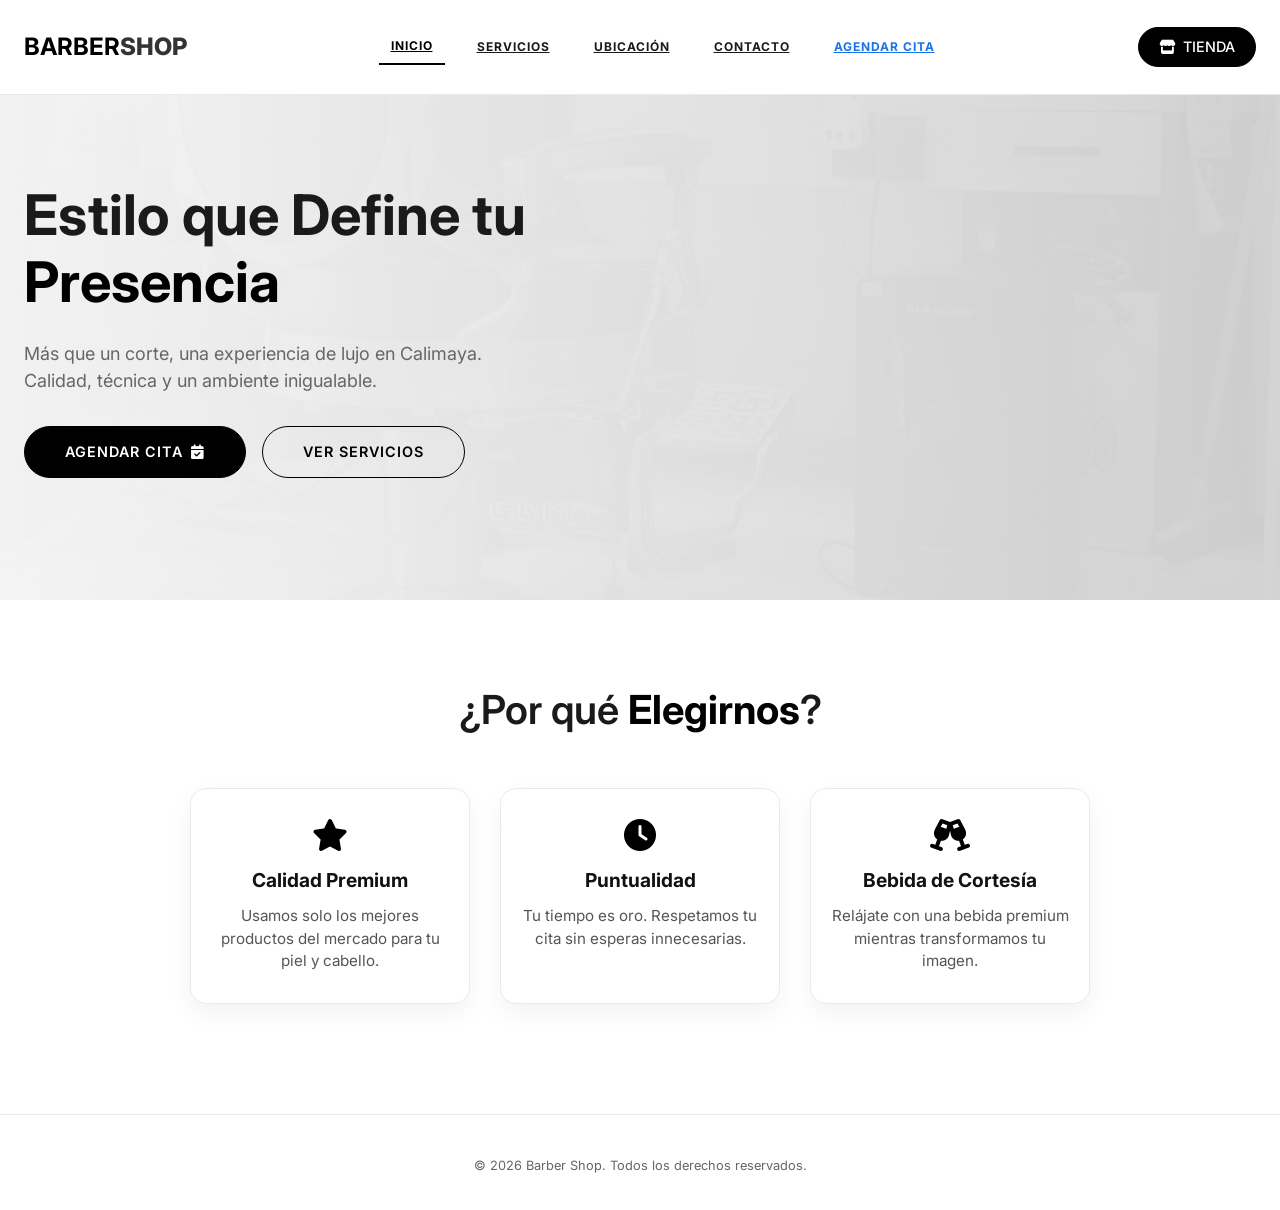
<file: index.html>
<!DOCTYPE html>
<html lang="es">
<head>
    <meta charset="UTF-8">
    <meta name="viewport" content="width=device-width, initial-scale=1.0">
    <title>Barber Shop | Studio Premium</title>
    <link href="https://fonts.googleapis.com/css2?family=Inter:wght@300;400;500;600;700;800&display=swap" rel="stylesheet">
    <link rel="stylesheet" href="https://cdnjs.cloudflare.com/ajax/libs/font-awesome/6.4.0/css/all.min.css">
    <link rel="stylesheet" href="assets/css/style.css">
</head>
<body>
    <header class="header">
        <div class="container header-container">
            <div class="logo">
                <span class="logo-bar">BARBER</span><span class="logo-drinks" style="color: #333;">SHOP</span>
            </div>
            <nav class="nav-menu" id="navMenu">
                <ul class="nav-list">
                    <li><a href="index.html" class="active"><i class="fas fa-home"></i> INICIO</a></li>
                    <li><a href="servicios.html"><i class="fas fa-cut"></i> SERVICIOS</a></li>
                    <li><a href="ubicacion.html"><i class="fas fa-map-marker-alt"></i> UBICACIÓN</a></li>
                    <li><a href="contacto.html"><i class="fas fa-envelope"></i> CONTACTO</a></li>
                    <li><a href="https://calendar.app.google/ysaZC8uKMBFZfemN9" target="_blank" style="color: #1a73e8; font-weight: 700;">AGENDAR CITA</a></li>
                </ul>
            </nav>
            <div class="header-actions">
                <a href="tienda.html" class="btn-header"><i class="fas fa-store"></i> TIENDA</a>
            </div>
            <button class="menu-toggle" id="menuToggle">
                <span></span><span></span><span></span>
            </button>
        </div>
    </header>

    <main>
        <section class="hero">
            <div class="hero-background">
                <img src="assets/img/hero-bg.jpg" alt="Barbería" class="hero-bg-img">
                <div class="hero-overlay"></div>
            </div>
            <div class="container hero-content">
                <div class="hero-text">
                    <h1 class="hero-title">Estilo que Define tu <span class="highlight">Presencia</span></h1>
                    <p class="hero-subtitle">Más que un corte, una experiencia de lujo en Calimaya. Calidad, técnica y un ambiente inigualable.</p>
                    <div class="hero-buttons">
                        <a href="https://calendar.app.google/ysaZC8uKMBFZfemN9" target="_blank" class="btn btn-primary">AGENDAR CITA <i class="fas fa-calendar-check"></i></a>
                        <a href="servicios.html" class="btn btn-outline">VER SERVICIOS</a>
                    </div>
                </div>
            </div>
        </section>

        <section class="section">
            <div class="container">
                <div class="section-header">
                    <h2 class="section-title">¿Por qué <span class="highlight">Elegirnos</span>?</h2>
                </div>
                <div class="hero-stats" style="grid-template-columns: repeat(auto-fit, minmax(250px, 1fr));">
                    <div class="stat-card">
                        <i class="fas fa-star" style="font-size: 2rem; color: #000; margin-bottom: 15px;"></i>
                        <h4>Calidad Premium</h4>
                        <p>Usamos solo los mejores productos del mercado para tu piel y cabello.</p>
                    </div>
                    <div class="stat-card">
                        <i class="fas fa-clock" style="font-size: 2rem; color: #000; margin-bottom: 15px;"></i>
                        <h4>Puntualidad</h4>
                        <p>Tu tiempo es oro. Respetamos tu cita sin esperas innecesarias.</p>
                    </div>
                    <div class="stat-card">
                        <i class="fas fa-glass-cheers" style="font-size: 2rem; color: #000; margin-bottom: 15px;"></i>
                        <h4>Bebida de Cortesía</h4>
                        <p>Relájate con una bebida premium mientras transformamos tu imagen.</p>
                    </div>
                </div>
            </div>
        </section>
    </main>

    <footer class="footer-final">
        <div class="container">
            <p>© 2026 Barber Shop. Todos los derechos reservados.</p>
        </div>
    </footer>

    <script src="assets/js/security.js"></script>
    <script src="assets/js/crud-helper.js"></script>
    <script src="assets/js/dom-optimizer.js"></script>
    <script src="assets/js/productos.js"></script>
    <script src="assets/js/lightbox.js"></script>
    <script src="assets/js/main.js"></script>
</body>
</html>
</file>
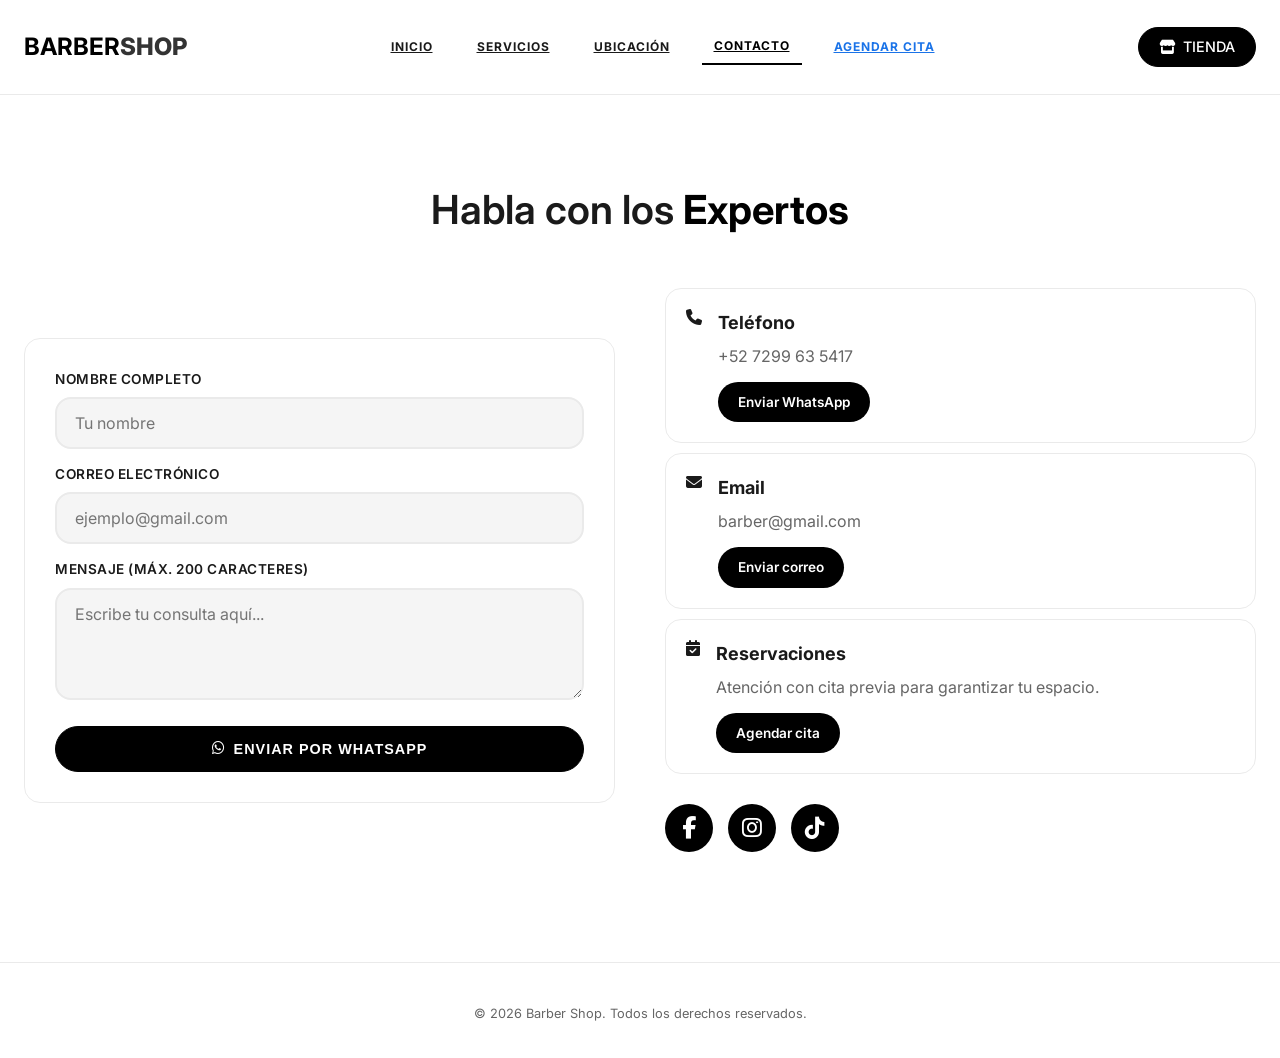
<file: contacto.html>
<!DOCTYPE html>
<html lang="es">
<head>
    <meta charset="UTF-8">
    <meta name="viewport" content="width=device-width, initial-scale=1.0">
    <title>Contacto | Barber Shop</title>
    <link href="https://fonts.googleapis.com/css2?family=Inter:wght@300;400;500;600;700;800&display=swap" rel="stylesheet">
    <link rel="stylesheet" href="https://cdnjs.cloudflare.com/ajax/libs/font-awesome/6.4.0/css/all.min.css">
    <link rel="stylesheet" href="assets/css/style.css">
</head>
<body>
    <header class="header">
        <div class="container header-container">
            <div class="logo">
                <span class="logo-bar">BARBER</span><span class="logo-drinks" style="color: #333;">SHOP</span>
            </div>
            <nav class="nav-menu" id="navMenu">
                <ul class="nav-list">
                    <li><a href="index.html"><i class="fas fa-home"></i> INICIO</a></li>
                    <li><a href="servicios.html"><i class="fas fa-cut"></i> SERVICIOS</a></li>
                    <li><a href="ubicacion.html"><i class="fas fa-map-marker-alt"></i> UBICACIÓN</a></li>
                    <li><a href="contacto.html" class="active"><i class="fas fa-envelope"></i> CONTACTO</a></li>
                    <li><a href="https://calendar.app.google/ysaZC8uKMBFZfemN9" target="_blank" style="color: #1a73e8; font-weight: 700;">AGENDAR CITA</a></li>
                </ul>
            </nav>
            <div class="header-actions">
                <a href="tienda.html" class="btn-header"><i class="fas fa-store"></i> TIENDA</a>
            </div>
            <button class="menu-toggle" id="menuToggle">
                <span></span><span></span><span></span>
            </button>
        </div>
    </header>

    <main style="padding-top: 100px; min-height: 80vh;">
        <section class="section">
            <div class="container">
                <div class="section-header">
                    <h2 class="section-title">Habla con los <span class="highlight">Expertos</span></h2>
                </div>
                
                <div class="split-container" style="gap: 50px;">
                    <div class="split-text">
                        <div class="stat-card" style="text-align: left; padding: 30px;">
                            <form id="contactForm">
                                <div style="margin-bottom: 15px;">
                                    <label>Nombre Completo</label>
                                    <input type="text" id="contactNombre" class="input-style" required placeholder="Tu nombre">
                                </div>
                                <div style="margin-bottom: 15px;">
                                    <label>Correo Electrónico</label>
                                    <input type="email" id="contactEmail" class="input-style" required 
                                           pattern="[a-z0-9._%+-]+@[a-z0-9.-]+\.[a-z]{2,}$" 
                                           title="Por favor, introduce un correo válido con @" 
                                           placeholder="ejemplo@gmail.com">
                                </div>
                                <div style="margin-bottom: 20px;">
                                    <label>Mensaje (Máx. 200 caracteres)</label>
                                    <textarea id="contactMensaje" class="input-style" rows="4" required maxlength="200" 
                                              placeholder="Escribe tu consulta aquí..."></textarea>
                                </div>
                                <button type="submit" class="btn btn-primary" style="width:100%">
                                    <i class="fab fa-whatsapp"></i> ENVIAR POR WHATSAPP
                                </button>
                            </form>
                        </div>
                    </div>

                    <div class="split-text">
                        <div class="info-card">
                            <i class="fas fa-phone"></i>
                            <div class="info-detalles">
                                <h4>Teléfono</h4>
                                <p>+52 7299 63 5417</p>
                                <a href="https://wa.me/527299635417" target="_blank" class="contact-btn-wa">Enviar WhatsApp</a>
                            </div>
                        </div>

                        <div class="info-card">
                            <i class="fas fa-envelope"></i>
                            <div class="info-detalles">
                                <h4>Email</h4>
                                <p>barber@gmail.com</p>
                                <a href="mailto:barber@gmail.com" class="contact-btn-email">Enviar correo</a>
                            </div>
                        </div>

                        <div class="info-card">
                            <i class="fas fa-calendar-check"></i>
                            <div class="info-detalles">
                                <h4>Reservaciones</h4>
                                <p>Atención con cita previa para garantizar tu espacio.</p>
                                <a href="https://calendar.app.google/ysaZC8uKMBFZfemN9" target="_blank" class="contact-btn-calendar">Agendar cita</a>
                            </div>
                        </div>
                        
                        <div class="redes-sociales" style="margin-top: 20px;">
                            <a href="https://www.facebook.com/barberstyledrinks" target="_blank" rel="noopener noreferrer"><i class="fab fa-facebook-f"></i></a>
                            <a href="https://www.instagram.com/barberstyledrinks" target="_blank" rel="noopener noreferrer"><i class="fab fa-instagram"></i></a>
                            <a href="https://www.tiktok.com/@barberstyledrinks" target="_blank" rel="noopener noreferrer"><i class="fab fa-tiktok"></i></a>
                        </div>
                    </div>
                </div>
            </div>
        </section>
    </main>
    
    <footer class="footer-final">
        <div class="container">
            <p>© 2026 Barber Shop. Todos los derechos reservados.</p>
        </div>
    </footer>

    <script src="assets/js/security.js"></script>
    <script src="assets/js/crud-helper.js"></script>
    <script src="assets/js/dom-optimizer.js"></script>
    <script src="assets/js/productos.js"></script>
    <script src="assets/js/lightbox.js"></script>
    <script src="assets/js/main.js"></script>
    <script src="assets/js/contacto.js"></script>
</body>
</html>
</file>
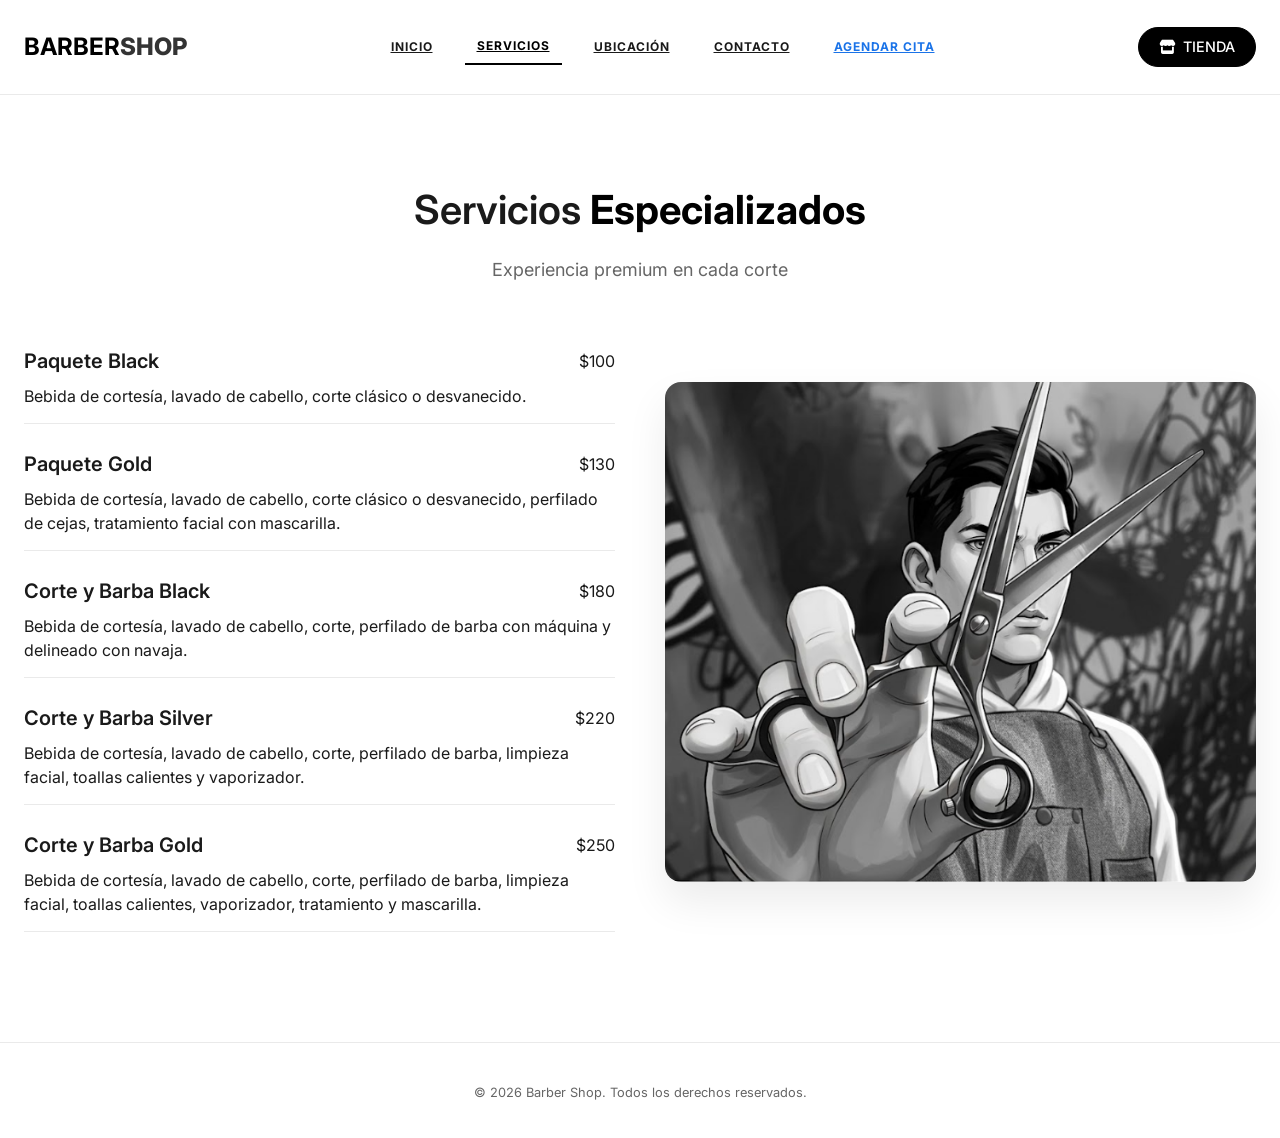
<file: servicios.html>
<!DOCTYPE html>
<html lang="es">
<head>
    <meta charset="UTF-8">
    <meta name="viewport" content="width=device-width, initial-scale=1.0">
    <title>Servicios | Barber Shop</title>
    <link href="https://fonts.googleapis.com/css2?family=Inter:wght@300;400;500;600;700;800&display=swap" rel="stylesheet">
    <link rel="stylesheet" href="https://cdnjs.cloudflare.com/ajax/libs/font-awesome/6.4.0/css/all.min.css">
    <link rel="stylesheet" href="assets/css/style.css">
</head>
<body>
    <header class="header">
        <div class="container header-container">
            <div class="logo">
                <span class="logo-bar">BARBER</span><span class="logo-drinks" style="color: #333;">SHOP</span>
            </div>
            <nav class="nav-menu" id="navMenu">
                <ul class="nav-list">
                    <li><a href="index.html"><i class="fas fa-home"></i> INICIO</a></li>
                    <li><a href="servicios.html" class="active"><i class="fas fa-cut"></i> SERVICIOS</a></li>
                    <li><a href="ubicacion.html"><i class="fas fa-map-marker-alt"></i> UBICACIÓN</a></li>
                    <li><a href="contacto.html"><i class="fas fa-envelope"></i> CONTACTO</a></li>
                    <li><a href="https://calendar.app.google/ysaZC8uKMBFZfemN9" target="_blank" style="color: #1a73e8; font-weight: 700;">AGENDAR CITA</a></li>
                </ul>
            </nav>
            <div class="header-actions">
                <a href="tienda.html" class="btn-header"><i class="fas fa-store"></i> TIENDA</a>
            </div>
            <button class="menu-toggle" id="menuToggle"><span></span><span></span><span></span></button>
        </div>
    </header>

    <main style="padding-top: 100px; min-height: 80vh;">
        <section class="section">
            <div class="container">
                <div class="section-header">
                    <h2 class="section-title">Servicios <span class="highlight">Especializados</span></h2>
                    <p class="section-subtitle">Experiencia premium en cada corte</p>
                </div>
                <div class="split-container">
                    <div class="split-text">
                        <div class="servicio-item"><div class="servicio-header"><h3>Paquete Black</h3><span>$100</span></div><p>Bebida de cortesía, lavado de cabello, corte clásico o desvanecido.</p></div>
                        <div class="servicio-item"><div class="servicio-header"><h3>Paquete Gold</h3><span>$130</span></div><p>Bebida de cortesía, lavado de cabello, corte clásico o desvanecido, perfilado de cejas, tratamiento facial con mascarilla.</p></div>
                        <div class="servicio-item"><div class="servicio-header"><h3>Corte y Barba Black</h3><span>$180</span></div><p>Bebida de cortesía, lavado de cabello, corte, perfilado de barba con máquina y delineado con navaja.</p></div>
                        <div class="servicio-item"><div class="servicio-header"><h3>Corte y Barba Silver</h3><span>$220</span></div><p>Bebida de cortesía, lavado de cabello, corte, perfilado de barba, limpieza facial, toallas calientes y vaporizador.</p></div>
                        <div class="servicio-item"><div class="servicio-header"><h3>Corte y Barba Gold</h3><span>$250</span></div><p>Bebida de cortesía, lavado de cabello, corte, perfilado de barba, limpieza facial, toallas calientes, vaporizador, tratamiento y mascarilla.</p></div>
                    </div>
                    <div class="split-image">
                        <img src="assets/img/a2.png" alt="Servicios" class="servicio-imagen">
                    </div>
                </div>
            </div>
        </section>
    </main>

    <footer class="footer-final">
        <div class="container">
            <p>© 2026 Barber Shop. Todos los derechos reservados.</p>
        </div>
    </footer>

    <script src="assets/js/security.js"></script>
    <script src="assets/js/crud-helper.js"></script>
    <script src="assets/js/dom-optimizer.js"></script>
    <script src="assets/js/productos.js"></script>
    <script src="assets/js/lightbox.js"></script>
    <script src="assets/js/main.js"></script>
</body>
</html>
</file>
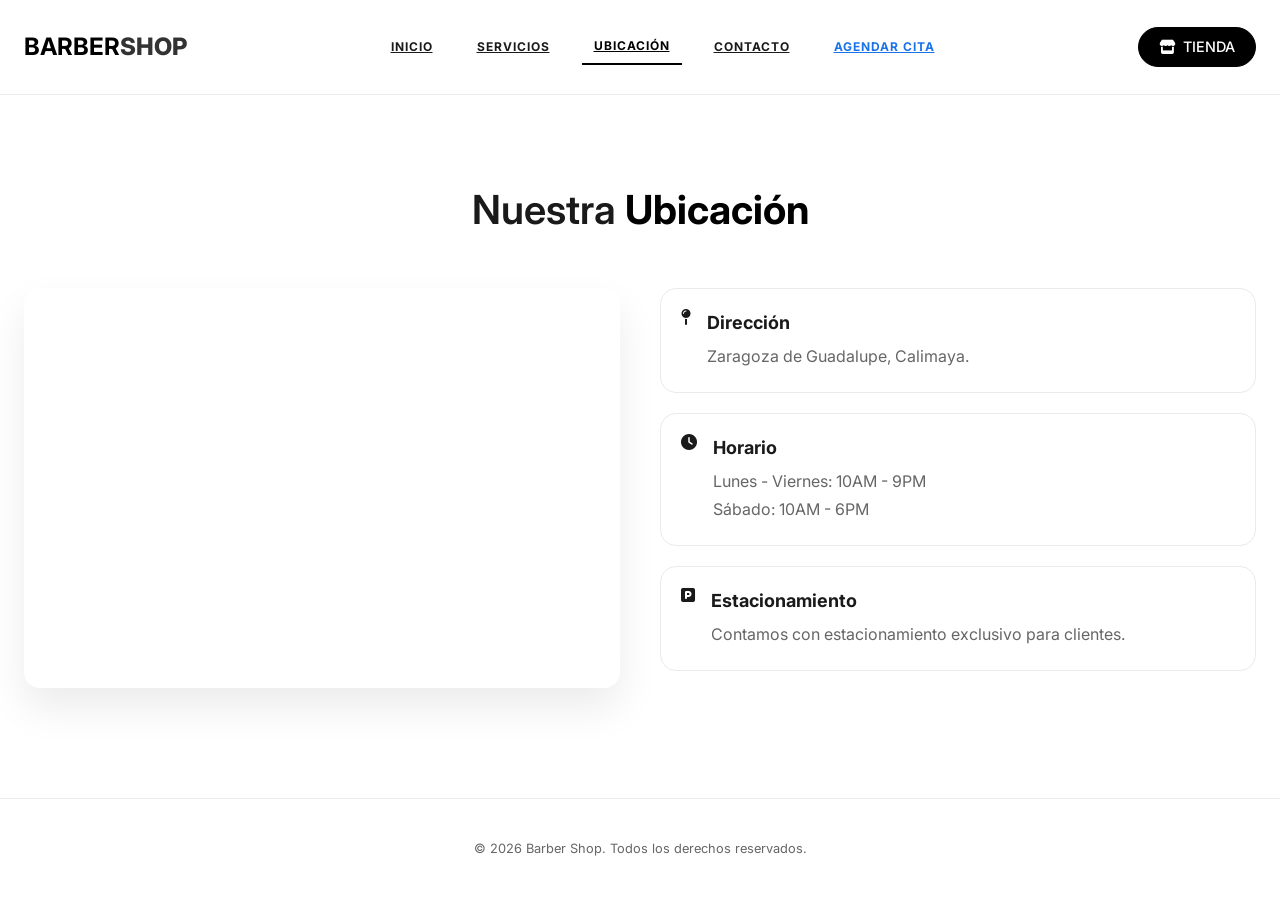
<file: ubicacion.html>
<!DOCTYPE html>
<html lang="es">
<head>
    <meta charset="UTF-8">
    <meta name="viewport" content="width=device-width, initial-scale=1.0">
    <title>Ubicación | Barber Shop</title>
    <link href="https://fonts.googleapis.com/css2?family=Inter:wght@300;400;500;600;700;800&display=swap" rel="stylesheet">
    <link rel="stylesheet" href="https://cdnjs.cloudflare.com/ajax/libs/font-awesome/6.4.0/css/all.min.css">
    <link rel="stylesheet" href="assets/css/style.css">
</head>
<body>
    <header class="header">
        <div class="container header-container">
            <div class="logo">
                <span class="logo-bar">BARBER</span><span class="logo-drinks" style="color: #333;">SHOP</span>
            </div>
            <nav class="nav-menu" id="navMenu">
                <ul class="nav-list">
                    <li><a href="index.html"><i class="fas fa-home"></i> INICIO</a></li>
                    <li><a href="servicios.html"><i class="fas fa-cut"></i> SERVICIOS</a></li>
                    <li><a href="ubicacion.html" class="active"><i class="fas fa-map-marker-alt"></i> UBICACIÓN</a></li>
                    <li><a href="contacto.html"><i class="fas fa-envelope"></i> CONTACTO</a></li>
                    <li><a href="https://calendar.app.google/ysaZC8uKMBFZfemN9" target="_blank" style="color: #1a73e8; font-weight: 700;">AGENDAR CITA</a></li>
                </ul>
            </nav>
            <div class="header-actions">
                <a href="tienda.html" class="btn-header"><i class="fas fa-store"></i> TIENDA</a>
            </div>
            <button class="menu-toggle" id="menuToggle"><span></span><span></span><span></span></button>
        </div>
    </header>

    <main style="padding-top: 100px; min-height: 80vh;">
        <section class="section">
            <div class="container">
                <div class="section-header">
                    <h2 class="section-title">Nuestra <span class="highlight">Ubicación</span></h2>
                </div>
                <div class="ubicacion-grid">
                    <div class="mapa-container">
                        <iframe src="https://www.google.com/maps/embed?pb=!1m18!1m12!1m3!1d3765.2345!2d-99.6123!3d19.1234!2m3!1f0!2f0!3f0!3m2!1i1024!2i768!4f13.1!3m3!1m2!1s0x0%3A0x0!2zMTnCsDA3JzI0LjIiTiA5OcKwMzYnNDQuMyJX!5e0!3m2!1ses!2smx!4v1620000000000!5m2!1ses!2smx" width="100%" height="450" style="border:0;" allowfullscreen="" loading="lazy"></iframe>
                    </div>
                    <div class="ubicacion-info">
                        <div class="info-card"><i class="fas fa-map-pin"></i><div class="info-detalles"><h4>Dirección</h4><p>Zaragoza de Guadalupe, Calimaya.</p></div></div>
                        <div class="info-card"><i class="fas fa-clock"></i><div class="info-detalles"><h4>Horario</h4><p>Lunes - Viernes: 10AM - 9PM</p><p>Sábado: 10AM - 6PM</p></div></div>
                        <div class="info-card"><i class="fas fa-parking"></i><div class="info-detalles"><h4>Estacionamiento</h4><p>Contamos con estacionamiento exclusivo para clientes.</p></div></div>
                    </div>
                </div>
            </div>
        </section>
    </main>

    <footer class="footer-final">
        <div class="container">
            <p>© 2026 Barber Shop. Todos los derechos reservados.</p>
        </div>
    </footer>

    <script src="assets/js/security.js"></script>
    <script src="assets/js/crud-helper.js"></script>
    <script src="assets/js/dom-optimizer.js"></script>
    <script src="assets/js/productos.js"></script>
    <script src="assets/js/lightbox.js"></script>
    <script src="assets/js/main.js"></script>
</body>
</html>
</file>
<file: assets/css/style.css>
/* VARIABLES: Global design tokens and reset */
:root {
    --white: #FFFFFF;
    --black: #000000;
    --black-mate: #1A1A1A;
    --gray-dark: #333333;
    --gray-medium: #666666;
    --gray-light: #F5F5F5;
    --gray-border: #EAEAEA;
    --shadow-sm: 0 4px 20px rgba(0, 0, 0, 0.02);
    --shadow-md: 0 10px 30px rgba(0, 0, 0, 0.05);
    --shadow-lg: 0 20px 40px rgba(0, 0, 0, 0.08);
    --shadow-xl: 0 30px 60px rgba(0, 0, 0, 0.12);
    --border-radius: 16px;
    --border-radius-lg: 24px;
    --transition: all 0.4s cubic-bezier(0.165, 0.84, 0.44, 1);
    --facebook: #1877F2;
    --instagram: linear-gradient(45deg, #f09433, #d62976, #962fbf, #4f5bd5);
    --tiktok: linear-gradient(45deg, #00f2ea, #ff0050);
}

/* RESET: Remove default browser margins and box-sizing */
* {
    margin: 0;
    padding: 0;
    box-sizing: border-box;
}

/* BASE: Global body typography and background */
body {
    font-family: 'Inter', sans-serif;
    background-color: var(--white);
    color: var(--black-mate);
    line-height: 1.5;
}

/* UTILITY: Light background variant for store pages */
body.bg-light {
    background-color: var(--gray-light);
}

/* LAYOUT: Responsive container with max width */
.container {
    max-width: 1400px;
    margin: 0 auto;
    padding: 0 24px;
}

/* ANIMATION: Fade-in effect for all sections */
section {
    opacity: 0;
    transform: translateY(20px);
    animation: fadeIn 0.8s ease-out forwards;
}

@keyframes fadeIn {
    to {
        opacity: 1;
        transform: translateY(0);
    }
}

/* HEADER: Fixed navigation bar styling */
.header {
    position: fixed;
    top: 0;
    left: 0;
    width: 100%;
    background-color: var(--white);
    border-bottom: 1px solid var(--gray-border);
    z-index: 1000;
    padding: 12px 0;
    overflow: visible !important;
}

/* BRANDING: Logo text styling */
.logo {
    font-size: 1.5rem;
    font-weight: 700;
    flex-shrink: 0;
    display: flex;
    align-items: center;
}

.logo-bar { color: var(--black); }
.logo-drinks { color: var(--black); font-weight: 400; }

/* HEADER: Shop button in navigation */
.btn-header {
    background-color: var(--black);
    color: var(--white);
    padding: 8px 20px;
    border-radius: 50px;
    text-decoration: none;
    font-weight: 500;
    font-size: 0.9rem;
    transition: var(--transition);
    display: flex;
    align-items: center;
    gap: 8px;
    height: 40px;
    flex-shrink: 0;
    border: 1px solid var(--black);
}

.btn-header:hover {
    background-color: var(--white);
    color: var(--black);
}

/* MOBILE: Hamburger menu button (hidden on desktop) */
.menu-toggle {
    display: none;
    flex-direction: column;
    justify-content: center;
    width: 30px;
    height: 40px;
    background: transparent;
    border: none;
    cursor: pointer;
    padding: 0;
    z-index: 1001;
    gap: 5px;
}

.menu-toggle span {
    width: 100%;
    height: 2px;
    background-color: var(--black);
    transition: var(--transition);
}

/* WHATSAPP: Floating action button with pulse animation */
.whatsapp-float {
    position: fixed;
    bottom: 30px;
    right: 30px;
    width: 70px;
    height: 70px;
    background: #000000;
    color: #FFFFFF;
    border: 2px solid #FFFFFF;
    border-radius: 50%;
    display: flex;
    align-items: center;
    justify-content: center;
    font-size: 2.4rem;
    z-index: 1000;
    transition: all 0.3s ease;
    text-decoration: none;
    box-shadow: 0 4px 20px rgba(0, 0, 0, 0.3);
    animation: glowPulse 2s ease-in-out infinite;
}

@keyframes glowPulse {
    0% { box-shadow: 0 4px 20px rgba(0, 0, 0, 0.3); }
    50% { box-shadow: 0 4px 35px rgba(0, 0, 0, 0.7); }
    100% { box-shadow: 0 4px 20px rgba(0, 0, 0, 0.3); }
}

.whatsapp-float:hover {
    transform: scale(1.15) rotate(5deg);
    background: #FFFFFF;
    color: #000000;
    border-color: #000000;
    box-shadow: 0 0 40px rgba(0, 0, 0, 0.6);
    animation: none;
}

/* WHATSAPP: Tooltip text on hover */
.whatsapp-tooltip {
    position: absolute;
    right: 80px;
    background: var(--black);
    color: white;
    padding: 10px 18px;
    border-radius: 50px;
    font-size: 0.95rem;
    white-space: nowrap;
    opacity: 0;
    pointer-events: none;
    transition: all 0.3s ease;
    box-shadow: var(--shadow-md);
    font-weight: 500;
    border: 1px solid var(--gray-border);
}

.whatsapp-float:hover .whatsapp-tooltip {
    opacity: 1;
    right: 90px;
}

/* UTILITY: Hide WhatsApp on light background pages */
body.bg-light .whatsapp-float { display: none !important; }

/* HERO: Main landing section with background image */
.hero {
    position: relative;
    padding: 140px 0 80px;
    min-height: 600px;
    display: flex;
    align-items: center;
    overflow: hidden;
}

.hero-background {
    position: absolute;
    top: 0;
    left: 0;
    width: 100%;
    height: 100%;
    z-index: 0;
}

.hero-bg-img {
    width: 100%;
    height: 100%;
    object-fit: cover;
}

.hero-overlay {
    position: absolute;
    top: 0;
    left: 0;
    width: 100%;
    height: 100%;
    background: linear-gradient(to right, rgba(255,255,255,0.95), rgba(255,255,255,0.8));
}

.hero-content {
    position: relative;
    z-index: 2;
    display: grid;
    grid-template-columns: 1fr 1fr;
    gap: 60px;
    align-items: center;
}

.hero-title {
    font-size: 3.5rem;
    font-weight: 700;
    line-height: 1.2;
    margin-bottom: 24px;
}

.highlight { color: var(--black); font-weight: 700; }

.hero-subtitle {
    font-size: 1.125rem;
    color: var(--gray-medium);
    margin-bottom: 32px;
    max-width: 500px;
}

.hero-buttons { 
    display: flex; 
    gap: 16px; 
    width: 100%;
    max-width: 500px;
}

/* BUTTONS: Primary and outline variants */
.btn {
    display: inline-flex;
    align-items: center;
    justify-content: center;
    gap: 8px;
    padding: 14px 40px;
    border-radius: 50px;
    text-transform: uppercase;
    letter-spacing: 1px;
    text-decoration: none;
    font-weight: 600;
    transition: var(--transition);
    border: 1px solid transparent;
    cursor: pointer;
    font-size: 0.9rem;
    min-width: 180px;
}

.btn-primary {
    background-color: var(--black);
    color: var(--white);
    border-color: var(--black);
}

.btn-primary:hover {
    background-color: var(--white);
    color: var(--black);
}

.btn-outline {
    border-color: var(--black);
    color: var(--black);
    background-color: transparent;
}

.btn-outline:hover {
    background-color: var(--black);
    color: var(--white);
}

/* BUTTON: Google Calendar specific styling */
.btn-primary[style*="background-color: #1a73e8"] {
    background-color: #1a73e8 !important;
    border-color: #1a73e8 !important;
    color: white !important;
    border-radius: 50px !important;
    padding: 14px 40px !important;
    min-width: 180px !important;
}
.btn-primary[style*="background-color: #1a73e8"]:hover {
    background-color: #fff !important;
    color: #1a73e8 !important;
}

/* CARDS: Shared hover effect for all card types */
.stat-card,
.info-card,
.product-card,
.info-card-premium {
    border-radius: 16px !important;
    border: 1px solid var(--gray-border);
    overflow: hidden;
    transition: var(--transition);
}

.stat-card:hover,
.info-card:hover,
.product-card:hover,
.info-card-premium:hover {
    transform: translateY(-5px);
    box-shadow: var(--shadow-lg);
    border-color: var(--black) !important;
}

/* HERO: Statistics cards grid */
.hero-stats {
    display: grid;
    grid-template-columns: repeat(3, 1fr);
    gap: 20px;
    width: 100%;
    max-width: 600px;
}

.stat-card {
    text-align: center;
    padding: 28px 20px;
    background: var(--white);
    border: 1px solid var(--gray-border);
    border-radius: 16px !important;
    min-width: 140px;
}

.stat-number {
    display: block;
    font-size: 2.8rem;
    font-weight: 700;
    color: var(--black);
    margin-bottom: 8px;
}

.stat-label {
    font-size: 0.9rem;
    color: var(--gray-medium);
    line-height: 1.4;
}

/* SERVICES: Interactive price list styling */
.section { padding: 80px 0; }
.section-header { text-align: center; margin-bottom: 48px; }
.section-title {
    font-size: 2.5rem;
    font-weight: 600;
    margin-bottom: 16px;
}
.section-subtitle {
    color: var(--gray-medium);
    font-size: 1.125rem;
}

.split-container {
    display: grid;
    grid-template-columns: 1fr 1fr;
    gap: 50px;
    align-items: center;
}
.split-text { display: flex; flex-direction: column; gap: 10px; }

.servicio-item {
    padding: 15px 0;
    border-bottom: 1px solid var(--gray-border);
    transition: all 0.3s ease;
}
.servicio-item:hover {
    background-color: var(--gray-light);
    padding-left: 15px;
    padding-right: 15px;
    border-bottom-color: var(--black);
}

.servicio-header {
    display: flex;
    justify-content: space-between;
    align-items: center;
    margin-bottom: 8px;
}
.servicio-header h3 {
    font-size: 1.25rem;
    font-weight: 600;
    color: var(--black-mate);
}
.servicio-precio {
    font-size: 1.5rem;
    font-weight: 700;
    color: var(--black);
}
.servicio-desc {
    color: var(--gray-medium);
    font-size: 0.95rem;
    line-height: 1.6;
}

.split-image {
    overflow: hidden;
    box-shadow: var(--shadow-lg);
    height: 500px;
    border-radius: 16px;
}
.servicio-imagen {
    width: 100%;
    height: 100%;
    object-fit: cover;
}

/* LOCATION: Map and info cards layout */
.ubicacion-grid {
    display: grid;
    grid-template-columns: 1fr 1fr;
    gap: 40px;
}
.mapa-container {
    overflow: hidden;
    box-shadow: var(--shadow-lg);
    border-radius: 16px;
}
.mapa-container iframe {
    display: block;
    width: 100%;
    height: 400px;
}
.ubicacion-info { display: flex; flex-direction: column; gap: 20px; }

.info-card {
    display: flex;
    gap: 16px;
    padding: 20px;
    background: var(--white);
    border: 1px solid var(--gray-border);
    border-radius: 16px !important;
}
.info-icon {
    width: 48px;
    height: 48px;
    background-color: var(--gray-light);
    display: flex;
    align-items: center;
    justify-content: center;
    font-size: 1.5rem;
    color: var(--black);
    flex-shrink: 0;
    border-radius: 50%;
}
.info-detalles h4 {
    font-size: 1.125rem;
    margin-bottom: 8px;
}
.info-detalles p {
    color: var(--gray-medium);
    margin: 4px 0;
}
.dia {
    font-weight: 600;
    color: var(--black);
    min-width: 70px;
    display: inline-block;
}

/* CONTACT: Final contact section with social links */
.contacto-final {
    padding: 60px 0;
    background-color: var(--gray-light);
}
.contacto-grid-tres {
    display: grid;
    grid-template-columns: repeat(3, 1fr);
    gap: 40px;
    text-align: left;
}
.contacto-col h3 {
    font-size: 1.25rem;
    margin-bottom: 20px;
    color: var(--black);
}
.contacto-col ul { list-style: none; }
.contacto-col li { padding: 8px 0; color: var(--gray-dark); }
.contacto-col a {
    color: var(--gray-dark);
    text-decoration: none;
    transition: var(--transition);
}
.contacto-col a:hover {
    color: var(--black);
    padding-left: 5px;
}
.contacto-lista li { display: flex; align-items: center; gap: 10px; }
.contacto-lista i { width: 20px; color: var(--black); }

/* SOCIAL: Animated social media icons */
.redes-sociales { display: flex; gap: 15px; margin-top: 20px; }
.redes-sociales a {
    width: 48px;
    height: 48px;
    border-radius: 50%;
    background: var(--black);
    display: flex;
    align-items: center;
    justify-content: center;
    color: var(--white);
    font-size: 1.4rem;
    transition: all 0.3s ease;
    text-decoration: none;
}
.redes-sociales a:hover {
    transform: translateY(-5px) scale(1.15);
    background: var(--white);
    color: var(--black);
    border: 1px solid var(--black);
}

/* FOOTER: Main footer with admin button */
.footer-final {
    background-color: var(--white);
    padding: 20px 0 15px;
    text-align: center;
    border-top: 1px solid var(--gray-border);
    position: relative;
    margin-top: 30px;
}

.footer-final .container {
    position: relative;
    display: flex;
    flex-direction: column;
    align-items: center;
    justify-content: center;
    min-height: 60px;
    max-width: 1200px;
    margin: 0 auto;
    padding: 0 20px;
}

.footer-final p {
    color: var(--gray-medium);
    font-size: 0.8rem;
    margin: 2px 0;
}

.footer-legal {
    color: var(--gray-dark);
    cursor: pointer;
    transition: var(--transition);
    display: inline-block;
    font-size: 0.8rem;
    margin: 2px 0;
}

.footer-legal:hover {
    color: var(--black);
    text-decoration: underline;
}

.btn-admin-footer {
    position: absolute;
    bottom: 15px;
    right: 24px;
    left: auto;
    display: inline-flex;
    align-items: center;
    gap: 6px;
    padding: 6px 12px;
    background-color: transparent;
    color: #999;
    border: 1px solid #e0e0e0;
    border-radius: 30px;
    text-decoration: none;
    font-size: 0.7rem;
    transition: all 0.3s ease;
    z-index: 10;
}

.btn-admin-footer:hover {
    background-color: #000;
    color: #FFF;
    border-color: #000;
    transform: translateY(-2px);
}

/* NAVIGATION: Back link styling */
.back-link {
    display: flex;
    align-items: center;
    gap: 8px;
    text-decoration: none;
    color: var(--black);
    font-weight: 500;
    transition: var(--transition);
}

.back-link:hover {
    color: var(--gray-dark);
    transform: translateX(-5px);
}

.back-link span {
    display: inline;
}

/* STORE: Search bar with centered icon */
.search-container {
    flex: 0 1 500px;
    margin: 0 auto;
    position: relative;
    max-width: 500px;
    width: 100%;
}

.search-container input {
    width: 100%;
    padding: 12px 20px 12px 45px;
    border: 1px solid var(--gray-border);
    border-radius: 50px;
    font-size: 1rem;
    transition: var(--transition);
}

.search-container input:focus {
    outline: none;
    border-color: var(--black);
    box-shadow: 0 0 0 3px rgba(0, 0, 0, 0.05);
}

.search-container i {
    position: absolute;
    left: 18px;
    top: 50%;
    transform: translateY(-50%);
    color: var(--gray-medium);
    transition: color var(--transition);
    line-height: 1;
    display: flex;
    align-items: center;
    pointer-events: none;
}

.search-container input:focus + i { 
    color: var(--black); 
}

/* STORE: Category filter pills */
.filter-pills {
    display: flex;
    gap: 10px;
    margin: 120px 0 30px;
    flex-wrap: wrap;
    justify-content: center;
    padding: 0 15px;
}

.pill {
    padding: 8px 20px;
    border: 1px solid var(--gray-border);
    background: transparent;
    cursor: pointer;
    font-weight: 600;
    font-size: 0.8rem;
    text-transform: uppercase;
    letter-spacing: 0.5px;
    transition: all 0.3s ease;
    color: var(--gray-dark);
    border-radius: 30px;
    min-width: 90px;
    text-align: center;
}

.pill:hover, .pill.active {
    background-color: var(--black) !important;
    color: var(--white) !important;
    border-color: var(--black) !important;
    transform: translateY(-2px);
    box-shadow: var(--shadow-sm);
}

/* PRODUCTS: Store grid and cards */
.product-grid {
    display: grid;
    grid-template-columns: repeat(auto-fill, minmax(220px, 1fr));
    gap: 25px;
    padding: 30px 15px;
    max-width: 1200px;
    margin: 0 auto;
}

.product-card {
    background: #ffffff;
    overflow: hidden;
    border: 1px solid #f0f0f0;
    transition: all 0.3s ease;
    cursor: pointer;
    display: flex;
    flex-direction: column;
    border-radius: 12px !important;
    box-shadow: 0 2px 8px rgba(0,0,0,0.03);
}

.product-card:hover {
    border-color: #000000;
    box-shadow: 0 5px 15px rgba(0,0,0,0.08);
    transform: translateY(-3px);
}

.product-image-box {
    position: relative;
    height: 200px;
    background: #f8f8f8;
    overflow: hidden;
}

.product-image-box img {
    width: 100%;
    height: 100%;
    object-fit: cover;
    transition: transform 0.4s ease;
}

.product-card:hover .product-image-box img { 
    transform: scale(1.05); 
}

.product-details {
    padding: 15px 12px;
    text-align: center;
    flex-grow: 1;
    display: flex;
    flex-direction: column;
    justify-content: space-between;
}

.product-title {
    font-size: 1rem;
    font-weight: 600;
    margin-bottom: 5px;
    color: var(--black);
    line-height: 1.3;
}

.product-category-label {
    font-size: 0.7rem;
    text-transform: uppercase;
    letter-spacing: 0.5px;
    color: #999;
    margin-bottom: 8px;
    font-weight: 500;
}

.product-price {
    font-size: 1.2rem;
    font-weight: 700;
    color: var(--black);
    margin-top: 5px;
}

.no-products {
    text-align: center;
    padding: 60px;
    color: var(--gray-medium);
    font-size: 1.2rem;
    grid-column: 1 / -1;
}

/* MODAL: Product detail popup and image viewer */
.modal {
    display: none;
    position: fixed;
    top: 0;
    left: 0;
    width: 100%;
    height: 100%;
    z-index: 2000;
    align-items: center;
    justify-content: center;
}
.modal.active { display: flex; }

.modal-overlay {
    position: absolute;
    top: 0;
    left: 0;
    width: 100%;
    height: 100%;
    background: rgba(0, 0, 0, 0.85);
    backdrop-filter: blur(5px);
}

.modal-container {
    width: 90%;
    max-width: 1200px;
    height: 85vh;
    display: grid;
    grid-template-columns: 1.2fr 0.8fr;
    background: white;
    box-shadow: 0 25px 50px -12px rgba(0, 0, 0, 0.4);
    position: relative;
    z-index: 2001;
    border-radius: 16px;
    overflow: hidden;
}

.modal-image-area {
    background: #f9f9f9;
    display: flex;
    align-items: center;
    justify-content: flex-start;
    position: relative;
    height: 100%;
    width: 100%;
    overflow-x: auto;
    overflow-y: hidden;
    scroll-snap-type: x mandatory;
    -webkit-overflow-scrolling: touch;
    scroll-behavior: smooth;
    scrollbar-width: thin;
    -ms-overflow-style: auto;
    cursor: grab;
    user-select: none;
}
.modal-image-area:active {
    cursor: grabbing;
}
.modal-image-area::-webkit-scrollbar {
    height: 4px;
    background: #f0f0f0;
}
.modal-image-area::-webkit-scrollbar-thumb {
    background: #999;
    border-radius: 4px;
}
.modal-image-area::-webkit-scrollbar-thumb:hover {
    background: #666;
}

.modal-img {
    scroll-snap-align: center;
    flex-shrink: 0;
    width: 100%;
    height: 100%;
    object-fit: contain;
    cursor: pointer;
    pointer-events: auto !important;
    -webkit-user-drag: none;
    user-select: none;
}

.modal-details {
    background: white;
    padding: 50px 40px;
    overflow-y: auto;
    border-left: 1px solid var(--gray-border);
}
.modal-details h2 {
    font-size: 1.8rem;
    margin-bottom: 10px;
    color: var(--black);
    font-weight: 600;
}
.modal-price {
    font-size: 2.5rem;
    font-weight: 300;
    color: var(--black);
    margin-bottom: 25px;
    display: flex;
    align-items: flex-start;
}
.modal-price::before {
    content: "$ ";
    font-size: 1.5rem;
    margin-top: 5px;
    margin-right: 5px;
}

/* MODAL: WhatsApp purchase button */
.btn-whatsapp-product {
    background-color: #000 !important;
    color: #fff !important;
    border: 1px solid #000;
    padding: 18px 30px;
    font-weight: 600;
    text-transform: uppercase;
    letter-spacing: 2px;
    width: 100%;
    margin-top: 20px;
    transition: all 0.3s ease;
    display: flex;
    align-items: center;
    justify-content: center;
    gap: 12px;
    cursor: pointer;
    font-size: 0.9rem;
    border-radius: 50px;
}
.btn-whatsapp-product:hover {
    background-color: #fff !important;
    color: #000 !important;
}

/* MODAL: Size selector for clothing items */
.talla-container {
    margin: 20px 0 25px 0;
    text-align: left;
}
.talla-label {
    font-size: 0.85rem;
    font-weight: 700;
    margin-bottom: 15px;
    display: flex;
    align-items: center;
    gap: 8px;
    color: var(--gray-dark);
    text-transform: uppercase;
}
.talla-grid {
    display: flex;
    gap: 12px;
    flex-wrap: wrap;
}
.talla-btn {
    width: 45px;
    height: 45px;
    border: 1px solid #ddd;
    background: transparent;
    color: var(--black);
    font-weight: 500;
    font-size: 1rem;
    cursor: pointer;
    transition: all 0.2s ease;
    display: flex;
    align-items: center;
    justify-content: center;
    border-radius: 50px;
}
.talla-btn:hover:not(.disabled) { border-color: var(--black); }
.talla-btn.selected {
    border: 2px solid var(--black);
    font-weight: 700;
}
.talla-btn.disabled {
    opacity: 0.3;
    cursor: not-allowed;
    background: #f9f9f9;
    text-decoration: line-through;
}

.stock-indicator {
    margin-bottom: 25px;
    padding: 10px 0;
    display: flex;
    align-items: center;
    gap: 8px;
    border-bottom: 1px solid var(--gray-border);
}
.stock-text { font-weight: 600; font-size: 0.9rem; color: var(--gray-dark); }

.modal-description h4 {
    margin-bottom: 15px;
    font-size: 1rem;
    text-transform: uppercase;
    letter-spacing: 1px;
    color: var(--gray-dark);
}
.modal-description ul { list-style: none; }
.modal-description li {
    padding: 8px 0;
    display: flex;
    align-items: center;
    gap: 10px;
    color: var(--black-mate);
    font-size: 0.95rem;
}
.modal-description li i { color: var(--gray-medium); }

/* VIEWER: Fullscreen image gallery */
.image-viewer {
    display: none;
    position: fixed;
    top: 0;
    left: 0;
    width: 100%;
    height: 100%;
    z-index: 3000;
    align-items: center;
    justify-content: center;
    background: rgba(0, 0, 0, 0.95);
}
.image-viewer.active { display: flex; }

.image-viewer-container {
    width: 100%;
    height: 100vh;
    overflow-x: auto;
    overflow-y: hidden;
    scroll-snap-type: x mandatory;
    -webkit-overflow-scrolling: touch;
    display: flex;
    align-items: center;
    scrollbar-width: none;
}
.image-viewer-container::-webkit-scrollbar { display: none; }
.viewer-img {
    scroll-snap-align: center;
    flex-shrink: 0;
    width: 100%;
    height: 90vh;
    object-fit: contain;
}

.modal-nav, .image-viewer-nav {
    position: absolute;
    top: 50%;
    transform: translateY(-50%);
    width: 50px;
    height: 50px;
    background: transparent;
    border: none;
    display: flex;
    align-items: center;
    justify-content: center;
    cursor: pointer;
    color: var(--black);
    font-size: 2rem;
    z-index: 2010;
    transition: transform 0.2s;
}
.image-viewer-nav { color: white; }
.modal-nav:hover, .image-viewer-nav:hover { transform: translateY(-50%) scale(1.1); }
.modal-nav.prev, .image-viewer-nav.prev { left: 20px; }
.modal-nav.next, .image-viewer-nav.next { right: 20px; }

.modal-close, .image-viewer-close {
    position: absolute;
    width: 45px;
    height: 45px;
    background: rgba(0, 0, 0, 0.6);
    border: 2px solid rgba(255, 255, 255, 0.8);
    border-radius: 50%;
    display: flex;
    align-items: center;
    justify-content: center;
    cursor: pointer;
    color: white;
    z-index: 2002;
    top: 20px;
    right: 20px;
    transition: all 0.3s ease;
}
.modal-close:hover, .image-viewer-close:hover {
    background: white;
    color: black;
    transform: scale(1.1);
}

.modal-image-counter {
    position: absolute !important;
    top: 20px !important;
    left: 20px !important;
    background: rgba(0, 0, 0, 0.6) !important;
    color: white !important;
    padding: 4px 10px !important;
    font-size: 0.7rem !important;
    font-weight: 500 !important;
    border-radius: 30px !important;
    z-index: 2010 !important;
    min-width: 45px;
    text-align: center;
}

.image-viewer-counter {
    position: absolute !important;
    top: 20px !important;
    left: 20px !important;
    background: rgba(0, 0, 0, 0.6) !important;
    color: white !important;
    padding: 4px 10px !important;
    font-size: 0.7rem !important;
    font-weight: 500 !important;
    border-radius: 30px !important;
    z-index: 3100 !important;
    min-width: 45px;
    text-align: center;
}

/* DESKTOP: Horizontal navigation menu (min-width 769px) */
.nav-list {
    list-style: none !important;
    padding: 0 !important;
    margin: 0 !important;
}

@media (min-width: 769px) {
    .header-container {
        display: grid;
        grid-template-columns: auto 1fr auto; 
        align-items: center;
        height: 70px;
        gap: 20px;
    }

    .logo { margin: 0; }
    
    .back-link {
        justify-self: start;
    }
    
    .search-container {
        justify-self: center;
        width: 100%;
        max-width: 500px;
    }

    .nav-menu {
        display: flex !important;
        justify-content: center;
        background: transparent !important;
        position: static !important;
        width: auto !important;
        height: 100% !important;
        overflow: visible !important;
    }

    .nav-list {
        display: flex !important;
        flex-direction: row !important;
        gap: 20px;
        align-items: center;
    }

    .nav-list li a {
        background: transparent !important; 
        color: var(--black-mate) !important;
        border: none !important;
        border-radius: 0; 
        padding: 8px 12px;
        font-size: 0.75rem !important; 
        font-weight: 700;
        text-transform: uppercase;
        letter-spacing: 1px;
        transition: color var(--transition);
        display: flex;
        align-items: center;
    }

    .nav-list li a i { display: none; }

    .nav-list li a:hover {
        color: var(--black) !important;
        transform: none;
        box-shadow: none;
    }

    .nav-list a.active {
        color: var(--black) !important;
        border-bottom: 2px solid var(--black) !important;
    }
    
    .nav-list a::after { display: none !important; }

    .nav-list li a[href*="calendar"] {
        color: #1a73e8 !important; 
    }

    .header-actions { margin: 0; }
    .menu-toggle { display: none !important; }
    .tienda-menu { display: none !important; }
}

/* DESKTOP: Admin panel specific header layout */
@media (min-width: 769px) {
    .admin-panel .header-container {
        display: grid;
        grid-template-columns: auto 1fr auto auto;
        align-items: center;
        gap: 15px;
    }
    
    .admin-panel .nav-menu {
        justify-content: center;
        margin: 0 20px;
    }
    
    .admin-panel .admin-header-right {
        display: flex;
        gap: 10px;
        align-items: center;
        margin-left: auto;
    }
}

/* DESKTOP: Larger screens counter positioning */
@media (min-width: 1025px) {
    .modal-image-counter, .image-viewer-counter {
        top: 30px !important;
        left: 30px !important;
        padding: 5px 15px !important;
        font-size: 0.8rem !important;
    }

    .modal-close, .image-viewer-close {
        top: 30px !important;
        right: 30px !important;
    }
}

/* TABLET: Modal adjustments up to 1024px */
@media (max-width: 1024px) {
    .modal-nav, .image-viewer-nav {
        display: none !important;
    }

    .modal-container {
        width: 100%;
        height: 100vh;
        grid-template-columns: 1fr;
        grid-template-rows: 45vh 55vh;
        border-radius: 0;
    }

    .modal-image-area {
        overflow-x: auto !important;
        overflow-y: hidden !important;
        scroll-snap-type: x mandatory;
        -webkit-overflow-scrolling: touch !important;
        scroll-behavior: smooth;
        cursor: grab;
        height: 45vh;
        width: 100%;
        background: #000;
    }
    
    .modal-image-area:active {
        cursor: grabbing;
    }
    
    .modal-image-area::-webkit-scrollbar {
        height: 2px;
        background: #333;
    }
    .modal-image-area::-webkit-scrollbar-thumb {
        background: #666;
        border-radius: 2px;
    }

    .modal-img {
        width: 100%;
        height: 100%;
        object-fit: contain;
    }

    /* TABLET: Counter moved to right side */
    .modal-image-counter {
        top: 10px !important;
        right: 10px !important;
        left: auto !important;
        background: rgba(0, 0, 0, 0.4) !important;
        padding: 2px 6px !important;
        font-size: 0.55rem !important;
        min-width: 30px;
    }
    
    .image-viewer-counter {
        top: 10px !important;
        right: 10px !important;
        left: auto !important;
        padding: 3px 8px !important;
        font-size: 0.6rem !important;
        min-width: 35px;
    }

    .image-viewer-container {
        overflow-x: auto !important;
        overflow-y: hidden !important;
        scroll-snap-type: x mandatory;
        -webkit-overflow-scrolling: touch !important;
        scroll-behavior: smooth;
        cursor: grab;
    }
    .image-viewer-container:active {
        cursor: grabbing;
    }
    
    .image-viewer-container::-webkit-scrollbar {
        height: 2px;
        background: #333;
    }
    .image-viewer-container::-webkit-scrollbar-thumb {
        background: #666;
        border-radius: 2px;
    }

    .modal-close, .image-viewer-close {
        top: 10px !important;
        left: 10px !important;
        right: auto !important;
        background: rgba(0,0,0,0.3) !important;
        font-size: 1rem !important;
        width: 32px !important;
        height: 32px !important;
        border: none !important;
    }
    .image-viewer-close { 
        position: fixed !important; 
        background: rgba(0,0,0,0.5) !important;
    }

    .modal-close i::before, .image-viewer-close i::before {
        content: "\f060"; 
        font-family: "Font Awesome 6 Free";
        font-weight: 900;
        font-size: 0.9rem;
    }
    
    .modal-details {
        padding: 15px;
    }
    
    .modal-details h2 {
        font-size: 1.4rem;
    }
    
    .modal-price {
        font-size: 1.8rem;
        margin-bottom: 15px;
    }
    
    .modal-price::before {
        font-size: 1.2rem;
    }
    
    .talla-container {
        margin: 10px 0 15px 0;
    }
    
    .talla-btn {
        width: 38px;
        height: 38px;
        font-size: 0.9rem;
    }
    
    .btn-whatsapp-product {
        padding: 14px 20px;
        font-size: 0.8rem;
        margin-top: 10px;
    }
}

/* MOBILE: Phone-specific styles up to 768px */
@media (max-width: 768px) {
    .header-container {
        display: grid;
        grid-template-columns: auto 1fr auto;
        padding: 0 10px;
        height: 60px;
        gap: 8px;
    }
    
    .back-link { 
        grid-column: 1; 
        grid-row: 1; 
        z-index: 1002;
        position: static;
        transform: none;
        font-size: 0;
        width: 40px;
        height: 40px;
        display: flex;
        align-items: center;
        justify-content: center;
    }
    
    .back-link i {
        font-size: 1.2rem;
        margin: 0;
    }
    
    .back-link span { 
        display: none;
    }
    
    .search-container {
        grid-column: 2;
        grid-row: 1;
        margin: 0;
        width: 100%;
        max-width: 100%;
    }
    
    .search-container input {
        padding: 8px 12px;
        font-size: 0.85rem;
        height: 38px;
        width: 100%;
    }

    .search-container i {
        display: none;
    }
    
    .menu-toggle {
        display: flex !important;
        grid-column: 3;
        grid-row: 1;
        margin-left: auto;
        z-index: 1002;
        width: 40px;
        height: 40px;
        align-items: center;
        justify-content: center;
    }
    
    .header-actions { display: none !important; }
    
    /* MOBILE: Slide-out navigation menu */
    .nav-menu {
        display: flex !important;
        position: fixed;
        right: -100%;
        width: 75%;
        max-width: 280px;
        height: 100vh;
        background: var(--white);
        padding: 80px 15px 20px;
        border-left: 1px solid var(--gray-border);
        transition: var(--transition);
        z-index: 999;
        box-shadow: -5px 0 20px rgba(0,0,0,0.05);
    }
    .nav-menu.active { right: 0 !important; }
    
    .nav-menu .nav-list {
        list-style: none !important;
        padding: 0 !important;
        margin: 0 !important;
        display: flex !important;
        flex-direction: column;
        gap: 5px;
        width: 100%;
    }
    
    .nav-menu .nav-list li {
        width: 100%;
        margin: 0;
    }
    
    .nav-menu .nav-list li a {
        display: flex;
        align-items: center;
        gap: 15px;
        padding: 18px 15px;
        font-size: 0.95rem;
        font-weight: 500;
        text-transform: uppercase;
        letter-spacing: 0.5px;
        text-decoration: none;
        color: var(--black-mate);
        background: transparent;
        border-bottom: 1px solid var(--gray-border);
        border-radius: 4px;
        transition: all 0.2s ease;
        width: 100%;
    }
    
    .nav-menu .nav-list li a i {
        display: inline-block !important;
        font-size: 0.9rem;
        color: var(--gray-medium);
        width: 18px;
        text-align: center;
    }
    
    .nav-menu .nav-list li a:hover {
        background-color: var(--gray-light);
        color: var(--black);
    }
    
    .nav-menu .nav-list li a:hover i {
        color: var(--black);
    }
    
    .nav-menu .nav-list li a.active {
        background-color: var(--gray-light);
        color: var(--black);
        font-weight: 600;
    }
    
    .nav-menu .nav-list li a.active i {
        color: var(--black);
    }
    
    .nav-menu .nav-list li a[href*="calendar"] {
        color: #1a73e8;
        background: transparent;
    }
    
    .nav-menu .nav-list li a[href*="calendar"] i {
        color: #1a73e8;
    }
    
    .nav-menu .nav-list li a[href*="calendar"]:hover {
        background-color: var(--gray-light);
        color: #1a73e8;
    }
    
    /* MOBILE: Hero section adjustments */
    .hero-content { 
        grid-template-columns: 1fr; 
        text-align: center; 
        padding: 20px;
    }
    .hero-title { font-size: 2rem; }
    
    .hero-buttons { 
        max-width: 100%;
        padding: 0 20px;
    }
    
    .hero-buttons .btn {
        padding: 14px 20px;
        font-size: 0.9rem;
        min-width: 160px;
    }
    
    .hero-stats { 
        max-width: 100%;
        gap: 12px;
        padding: 0 15px;
    }
    
    .stat-card {
        padding: 20px 12px;
        min-width: 120px;
    }
    
    .stat-number {
        font-size: 2.2rem;
    }
    
    .stat-label {
        font-size: 0.8rem;
    }
    
    .split-container { grid-template-columns: 1fr; }
    .split-image { order: -1; height: 250px; }
    
    .ubicacion-grid, .contacto-grid-tres { grid-template-columns: 1fr; }
    
    .filter-pills {
        margin-top: 90px !important;
        gap: 6px;
        padding: 0 8px;
    }
    
    .pill {
        padding: 6px 12px;
        font-size: 0.7rem;
        min-width: 70px;
    }
    
    .product-grid {
        grid-template-columns: 1fr;
        gap: 25px;
        padding: 15px;
    }
    
    .product-image-box {
        height: 300px;
    }
    
    .product-details {
        padding: 15px 12px;
    }
    
    .product-title {
        font-size: 1.2rem;
    }
    
    .product-category-label {
        font-size: 0.75rem;
        margin-bottom: 8px;
    }
    
    .product-price {
        font-size: 1.4rem;
    }
    
    .footer-final {
        padding: 15px 0 10px;
        margin-top: 20px;
    }
    
    .footer-final .container {
        min-height: 50px;
        padding: 0 15px;
    }
    
    .footer-final p {
        margin: 2px 0;
        font-size: 0.7rem;
    }
    
    .footer-legal {
        margin-bottom: 5px;
        font-size: 0.7rem;
    }
    
    .btn-admin-footer {
        bottom: 12px;
        right: 15px;
        padding: 4px 8px;
        font-size: 0.6rem;
        gap: 4px;
    }
    
    /* MOBILE: Admin panel specific overrides */
    .admin-panel .header-container {
        padding: 0 20px !important;
    }
    
    .admin-panel .admin-logo {
        display: none;
    }
    
    .admin-panel .logo {
        display: none;
    }
    
    .admin-panel .nav-menu {
        position: fixed;
        right: -100%;
        top: 0;
        width: 75%;
        max-width: 280px;
        height: 100vh;
        background: var(--white);
        padding: 80px 20px;
        transition: 0.3s;
        z-index: 999;
    }
    
    .admin-panel .nav-menu.active {
        right: 0;
    }
    
    .admin-panel .admin-header-right {
        grid-column: 3;
        grid-row: 1;
        display: flex;
        gap: 10px;
        align-items: center;
        margin-right: 15px;
    }
    
    .admin-panel .admin-user-badge span {
        display: none;
    }
    
    .admin-panel .admin-user-badge i {
        font-size: 1.2rem;
    }
    
    .admin-panel .btn-danger span {
        display: none;
    }
    
    .admin-panel .btn-danger i {
        font-size: 1.2rem;
        margin: 0;
    }
    
    .admin-panel .back-link span {
        display: none;
    }
    
    .admin-panel .back-link i {
        font-size: 1.2rem;
    }
}

/* ADMIN: Panel header and statistics */
.admin-panel { padding-top: 120px; min-height: 100vh; }

.admin-header { 
    display: flex; 
    justify-content: space-between; 
    align-items: center; 
    margin-bottom: 40px; 
}

.admin-stats { 
    display: flex; 
    gap: 15px; 
    flex-wrap: wrap; 
}

.stat-badge {
    background: var(--white);
    color: var(--black);
    padding: 10px 20px;
    border: 1px solid var(--gray-border);
    border-radius: 50px;
    font-weight: 600;
    font-size: 0.9rem;
    box-shadow: var(--shadow-sm);
    display: inline-flex;
    align-items: center;
    gap: 8px;
}

.stat-badge i {
    color: var(--black);
    font-size: 1rem;
}

.admin-header-right { 
    display: flex; 
    gap: 12px; 
    align-items: center; 
}

.admin-user-badge { 
    background: var(--white);
    color: var(--black);
    padding: 8px 20px; 
    font-weight: 600; 
    font-size: 0.85rem; 
    letter-spacing: 1px; 
    border-radius: 50px;
    border: 1px solid var(--gray-border);
    display: inline-flex;
    align-items: center;
    gap: 8px;
}

.admin-user-badge i {
    color: var(--black);
    font-size: 0.9rem;
}

.btn-danger { 
    background: var(--white); 
    color: var(--black); 
    border: 1px solid var(--gray-border);
    border-radius: 50px;
    padding: 8px 20px;
    cursor: pointer;
    transition: all 0.3s ease;
    font-weight: 600;
    font-size: 0.85rem;
    display: inline-flex;
    align-items: center;
    gap: 8px;
}

.btn-danger:hover {
    background: #000;
    color: white;
    border-color: #000;
}

.btn-danger i {
    font-size: 0.9rem;
}

/* ADMIN: Product form styling */
.admin-form-container { 
    background: white; 
    padding: 40px; 
    border: 1px solid var(--gray-border); 
    margin-bottom: 50px; 
    border-radius: 16px; 
}

.form-grid { 
    display: grid; 
    grid-template-columns: repeat(auto-fit, minmax(250px, 1fr)); 
    gap: 20px; 
}

.admin-input, .admin-select, .admin-textarea { 
    width: 100%; 
    padding: 12px; 
    border: 1px solid #ccc; 
    font-size: 0.95rem;
    border-radius: 50px;
}

.admin-textarea { 
    min-height: 100px; 
    resize: vertical; 
    border-radius: 16px;
}

.preview-gallery { 
    display: flex; 
    gap: 10px; 
    padding: 15px; 
    border: 1px dashed #ccc; 
    margin: 15px 0; 
    border-radius: 16px;
}

.preview-gallery img { 
    width: 80px; 
    height: 80px; 
    object-fit: cover;
    border-radius: 16px;
}

.admin-actions { 
    display: flex; 
    gap: 10px; 
    margin-top: 15px; 
}

.btn-warning { 
    background: #000; 
    color: white; 
    border: 1px solid #000;
    border-radius: 50px;
    padding: 10px 20px;
    cursor: pointer;
    transition: all 0.3s ease;
}

.btn-warning:hover {
    background: white;
    color: black;
}

/* ADMIN LOGIN: Centered card with password toggle */
.login-container { 
    min-height: 100vh; 
    display: flex; 
    justify-content: center; 
    align-items: center; 
    background: #fff; 
}
.login-card { 
    padding: 50px; 
    max-width: 400px; 
    width: 100%; 
    border: 1px solid #000; 
    text-align: center;
    border-radius: 16px;
    box-shadow: var(--shadow-md);
    position: relative;
}
.login-logo {
    font-size: 2rem;
    font-weight: 700;
    margin-bottom: 30px;
}
.login-logo .logo-bar { color: var(--black); }
.login-logo .logo-drinks { color: var(--black); font-weight: 400; }

.login-title {
    font-size: 1.5rem;
    margin-bottom: 30px;
    color: var(--black);
    display: flex;
    align-items: center;
    justify-content: center;
    gap: 10px;
}
.input-group { 
    position: relative; 
    width: 100%; 
    margin-bottom: 20px; 
}
.login-input { 
    width: 100%; 
    padding: 15px 15px 15px 45px; 
    border: 1px solid #ccc;
    border-radius: 50px;
    font-size: 1rem;
    transition: all 0.3s ease;
}
.login-input:focus {
    outline: none;
    border-color: var(--black);
}
.input-icon {
    position: absolute;
    left: 15px;
    top: 50%;
    transform: translateY(-50%);
    color: var(--gray-medium);
}
.password-container {
    position: relative;
    width: 100%;
    margin-bottom: 20px;
}
.password-toggle {
    position: absolute;
    right: 15px;
    top: 50%;
    transform: translateY(-50%);
    background: transparent;
    border: none;
    cursor: pointer;
    color: var(--gray-medium);
}
.login-btn {
    background: #000;
    color: #fff;
    border: 1px solid #000;
    padding: 15px 30px;
    font-weight: 600;
    text-transform: uppercase;
    letter-spacing: 1px;
    cursor: pointer;
    transition: all 0.3s ease;
    border-radius: 50px;
    margin: 20px 0;
}
.login-btn:hover {
    background: #fff;
    color: #000;
}
.error-message {
    color: #f44336;
    margin: 10px 0;
    display: none;
}

.login-card .back-link {
    position: absolute;
    top: 30px;
    left: 30px;
}

/* UTILITY: Push footer down on short pages */
main {
    min-height: 80vh;
}

/* BRANDING: Dark shop logo variant */
.logo-drinks {
    color: #333333;
    font-weight: 800;
}

/* HERO: Responsive stats grid */
.hero-stats {
    display: flex !important;         
    flex-wrap: wrap;
    justify-content: center;           
    gap: 30px;
    margin: 0 auto;
    max-width: 1200px;
}

.hero-stats .stat-card {
    flex: 0 1 280px;                
    max-width: 320px;
    text-align: center;
    background: #ffffff;
    padding: 30px 20px;
    border-radius: 16px;
    box-shadow: 0 10px 25px rgba(0,0,0,0.05);
    transition: transform 0.3s ease, box-shadow 0.3s ease;
}

.hero-stats .stat-card:hover {
    transform: translateY(-8px);
    box-shadow: 0 20px 35px rgba(0,0,0,0.1);
}

.hero-stats .stat-card i {
    font-size: 2rem;
    color: #000;
    margin-bottom: 15px;
}

.hero-stats .stat-card h4 {
    font-size: 1.2rem;
    font-weight: 700;
    margin-bottom: 10px;
    color: #111;
}

.hero-stats .stat-card p {
    font-size: 0.95rem;
    color: #555;
    line-height: 1.5;
}

/* HEADER: Desktop flex layout */
.header-container {
    display: flex;
    align-items: center;
    justify-content: space-between;
    gap: 15px;
}

.search-container {
    flex: 1;
    max-width: 500px;
    margin: 0 auto;
    position: relative;
}

.header-container .logo {
    flex-shrink: 0;
    margin-right: 0;
}

.menu-toggle {
    flex-shrink: 0;
}

/* MOBILE: Search bar full width on phones */
@media (max-width: 768px) {
    .hero-stats {
        gap: 20px;
    }
    .hero-stats .stat-card {
        flex: 0 1 100%;
        max-width: 350px;
    }
    
    .header-container {
        display: grid;
        grid-template-columns: auto 1fr auto;
        gap: 8px;
    }
    .search-container {
        margin: 0;
        max-width: 100%;
    }
}
/* CONTACT BUTTONS: Black by default, white on hover (NO ANIMATION) */
.contact-btn-wa,
.contact-btn-email,
.contact-btn-calendar {
    display: inline-flex;
    align-items: center;
    gap: 8px;
    padding: 10px 20px;
    border-radius: 50px;
    font-size: 0.85rem;
    font-weight: 600;
    text-decoration: none;
    margin-top: 10px;
    background: #000000;
    color: white;
    border: none;
    cursor: pointer;
}

.contact-btn-wa:hover,
.contact-btn-email:hover,
.contact-btn-calendar:hover {
    background: #ffffff;
    color: #000000;
}

/* FORM SUBMIT BUTTON: Same behavior */
.btn-primary.contact-submit {
    background: #000000;
    color: white;
}

.btn-primary.contact-submit:hover {
    background: #ffffff;
    color: #000000;
}

/* SOCIAL BUTTONS: WITH ANIMATION ONLY */
.redes-sociales a {
    width: 48px;
    height: 48px;
    border-radius: 50%;
    display: flex;
    align-items: center;
    justify-content: center;
    color: white;
    font-size: 1.4rem;
    transition: all 0.3s ease;
    text-decoration: none;
    background: #000000;
}

.redes-sociales a:nth-child(1):hover {
    background: #1877F2;
    transform: translateY(-5px) scale(1.15);
    box-shadow: 0 5px 15px rgba(24, 119, 242, 0.4);
}

.redes-sociales a:nth-child(2):hover {
    background: linear-gradient(45deg, #f09433, #d62976, #962fbf, #4f5bd5);
    transform: translateY(-5px) scale(1.15);
    box-shadow: 0 5px 15px rgba(214, 41, 118, 0.4);
}

.redes-sociales a:nth-child(3):hover {
    background: #00f2ea;
    transform: translateY(-5px) scale(1.15);
    box-shadow: 0 5px 15px rgba(0, 242, 234, 0.4);
}

/* FORM INPUTS STYLES */
.input-style {
    width: 100%;
    padding: 14px 18px;
    border: 2px solid var(--gray-border);
    border-radius: 16px;
    font-size: 1rem;
    transition: all 0.3s ease;
    font-family: 'Inter', sans-serif;
    background: var(--gray-light);
}

.input-style:focus {
    outline: none;
    border-color: var(--black);
    background: white;
    box-shadow: 0 0 0 3px rgba(0, 0, 0, 0.05);
}

.input-style:hover {
    border-color: var(--gray-dark);
}

/* STAT CARD FORM CONTAINER */
.stat-card form label {
    display: block;
    font-weight: 600;
    margin-bottom: 8px;
    color: var(--black-mate);
    font-size: 0.85rem;
    text-transform: uppercase;
    letter-spacing: 0.5px;
}
</file>
